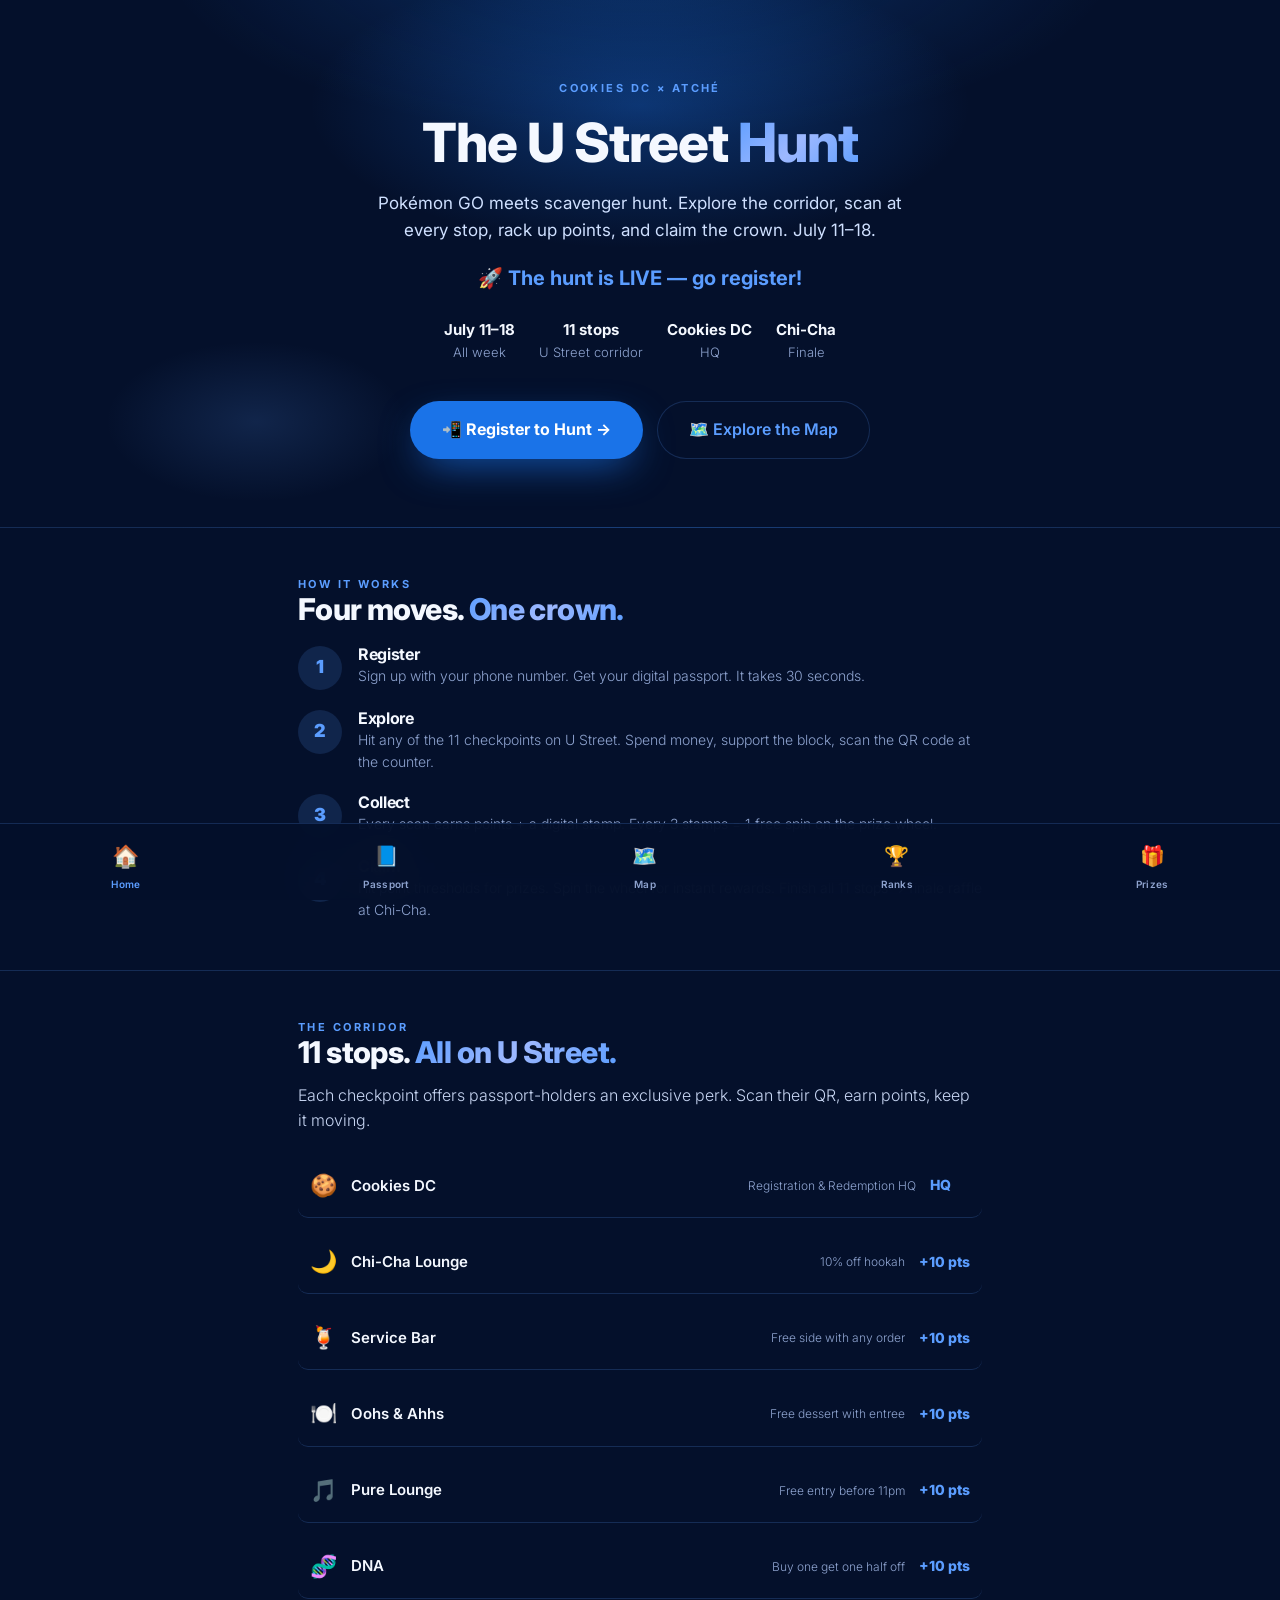
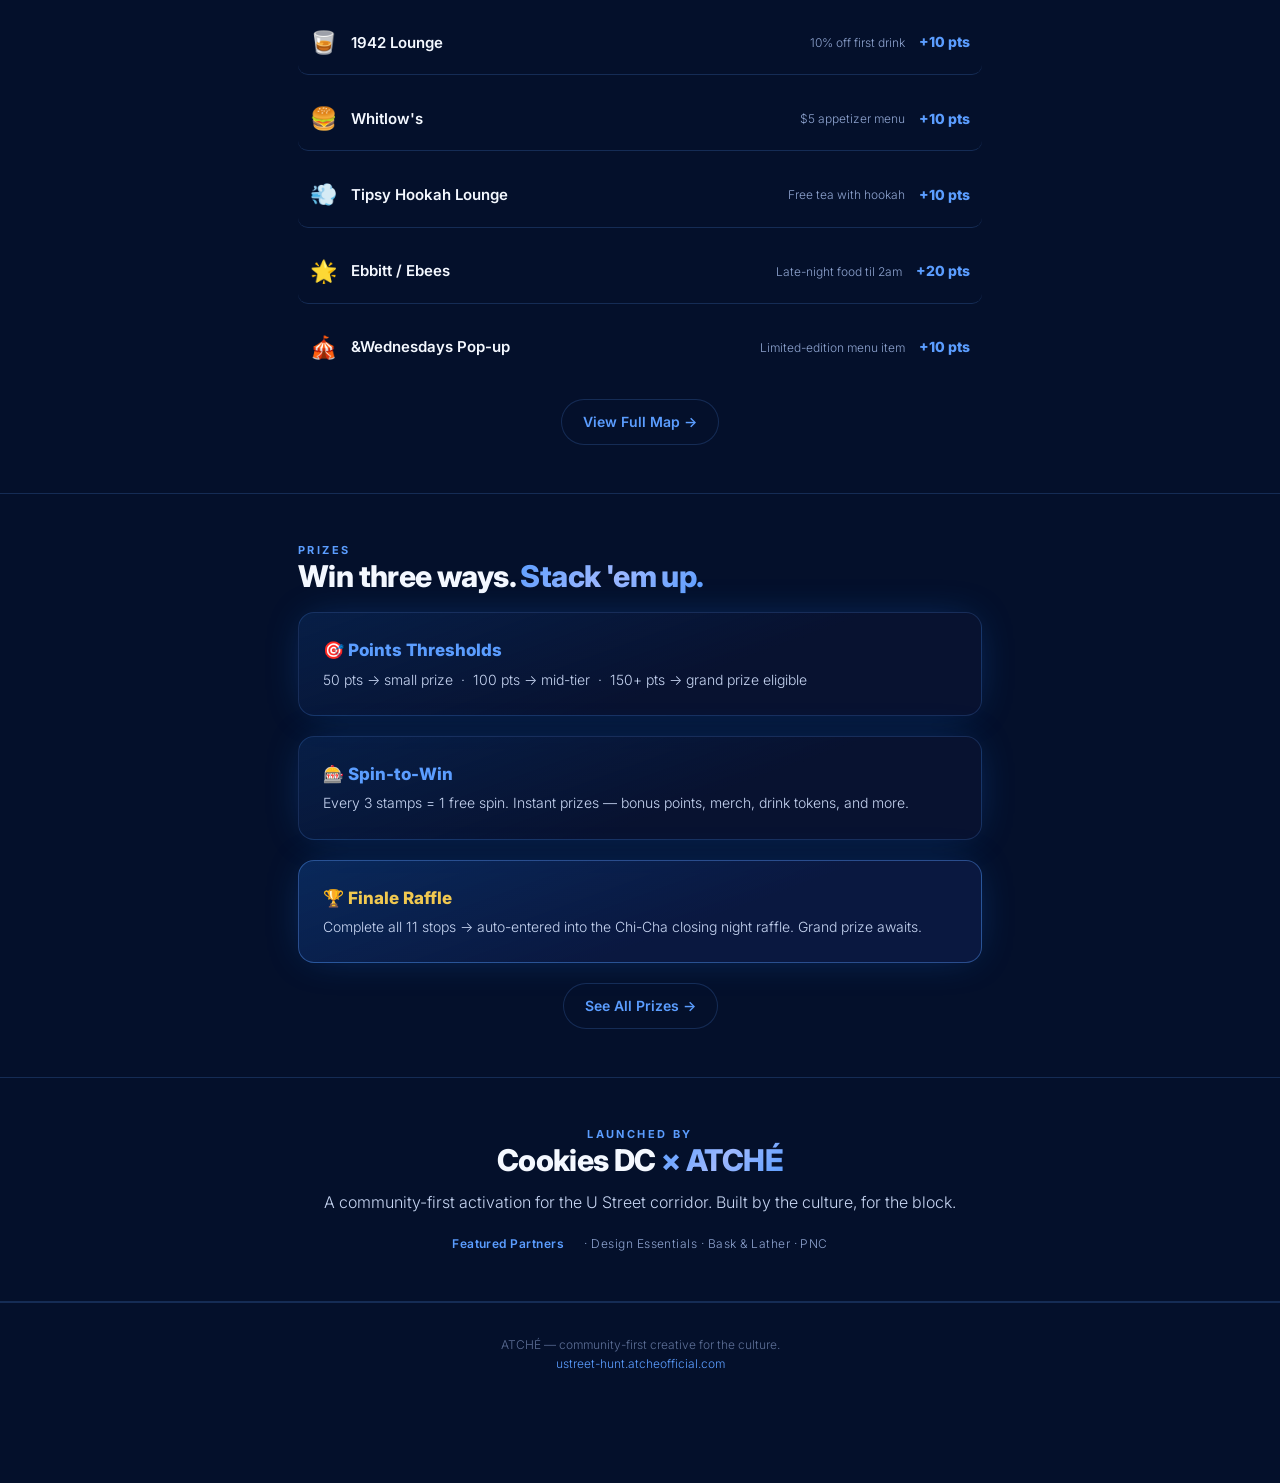
<file: index.html>
<!DOCTYPE html>
<html lang="en">
<head>
  <meta charset="UTF-8">
  <meta name="viewport" content="width=device-width, initial-scale=1.0, viewport-fit=cover">
  <title>U Street Hunt — Cookies DC</title>
  <meta name="description" content="Collect the corridor. Claim the crown. A week-long passport hunt across U Street, anchored at Cookies DC. July 11–18.">
  <meta property="og:type" content="website">
  <meta property="og:title" content="U Street Hunt — Cookies DC">
  <meta property="og:description" content="Pokémon GO × Scavenger Hunt for Cookies DC. Explore U Street, earn points, win prizes. July 11–18.">
  <meta property="og:url" content="https://ustreet-hunt.atcheofficial.com/">
  <meta name="twitter:card" content="summary_large_image">
  <meta name="apple-mobile-web-app-capable" content="yes">
  <meta name="apple-mobile-web-app-status-bar-style" content="black-translucent">
  <meta name="apple-mobile-web-app-title" content="U Street Hunt">
  <link rel="manifest" href="manifest.json">
  <link rel="apple-touch-icon" href="/icon-192.png">
  <link rel="preconnect" href="https://fonts.googleapis.com">
  <link rel="preconnect" href="https://fonts.gstatic.com" crossorigin>
  <link href="https://fonts.googleapis.com/css2?family=Inter:wght@300;400;500;600;700;800;900&display=swap" rel="stylesheet">
  <link rel="stylesheet" href="styles.css">
  <style>
    /* Page-specific */
    .hero-bg {
      position: absolute;
      inset: 0;
      background: radial-gradient(600px 260px at 50% 20%, rgba(26,115,232,.35), transparent 55%),
                  radial-gradient(300px 160px at 20% 80%, rgba(91,157,255,.15), transparent 50%);
      z-index: 0;
    }
    .hero .wrap { position: relative; z-index: 1; }
    .event-meta {
      display: flex;
      gap: 24px;
      flex-wrap: wrap;
      justify-content: center;
      margin-top: 24px;
      font-size: 13px;
      color: var(--muted);
    }
    .event-meta b { color: var(--white); display: block; font-size: 15px; }
    .cta-stack {
      display: flex;
      gap: 14px;
      flex-wrap: wrap;
      justify-content: center;
      margin-top: 38px;
    }
    .sponsor-strip {
      display: flex;
      gap: 20px;
      flex-wrap: wrap;
      justify-content: center;
      align-items: center;
      margin-top: 18px;
      font-size: 12px;
      color: var(--muted);
      letter-spacing: .04em;
    }
    .sponsor-strip span {
      color: var(--blue-bright);
      font-weight: 600;
    }
  </style>
</head>
<body>

<div class="hero">
  <div class="hero-bg"></div>
  <div class="wrap">
    <div class="eyebrow">COOKIES DC × ATCHÉ</div>
    <h1>The U Street <span class="grad">Hunt</span></h1>
    <p class="sub">Pokémon GO meets scavenger hunt. Explore the corridor, scan at every stop, rack up points, and claim the crown. July 11–18.</p>

    <div id="countdown-target" class="countdown mt-2">
      <div class="countdown-block"><div class="countdown-number" id="cd-days">00</div><div class="countdown-label">Days</div></div>
      <div class="countdown-block"><div class="countdown-number" id="cd-hours">00</div><div class="countdown-label">Hours</div></div>
      <div class="countdown-block"><div class="countdown-number" id="cd-mins">00</div><div class="countdown-label">Minutes</div></div>
      <div class="countdown-block"><div class="countdown-number" id="cd-secs">00</div><div class="countdown-label">Seconds</div></div>
    </div>
    <div id="launched-msg" class="hidden" style="font-weight:700;color:var(--blue-bright);font-size:20px;margin-top:18px;">🚀 The hunt is LIVE — go register!</div>

    <div class="event-meta">
      <div><b>July 11–18</b> All week</div>
      <div><b>11 stops</b> U Street corridor</div>
      <div><b>Cookies DC</b> HQ</div>
      <div><b>Chi-Cha</b> Finale</div>
    </div>

    <div class="cta-stack">
      <a href="register.html" class="btn">📲 Register to Hunt →</a>
      <a href="map.html" class="btn btn-ghost">🗺️ Explore the Map</a>
    </div>
    <div class="text-center mt-1">
      <button class="btn btn-ghost btn-small" onclick="promptInstall()" id="install-btn" style="display:none;">📱 Add to Home Screen</button>
    </div>
  </div>
</div>

<section>
  <div class="wrap">
    <div class="eyebrow">How It Works</div>
    <h2>Four moves. <span class="grad">One crown.</span></h2>
    <div class="steps mt-2">
      <div class="step">
        <div class="step-num">1</div>
        <div class="step-text">
          <h4>Register</h4>
          <p>Sign up with your phone number. Get your digital passport. It takes 30 seconds.</p>
        </div>
      </div>
      <div class="step">
        <div class="step-num">2</div>
        <div class="step-text">
          <h4>Explore</h4>
          <p>Hit any of the 11 checkpoints on U Street. Spend money, support the block, scan the QR code at the counter.</p>
        </div>
      </div>
      <div class="step">
        <div class="step-num">3</div>
        <div class="step-text">
          <h4>Collect</h4>
          <p>Every scan earns points + a digital stamp. Every 3 stamps = 1 free spin on the prize wheel.</p>
        </div>
      </div>
      <div class="step">
        <div class="step-num">4</div>
        <div class="step-text">
          <h4>Claim</h4>
          <p>Hit point thresholds for prizes. Spin the wheel for instant rewards. Finish all 11 stops → finale raffle at Chi-Cha.</p>
        </div>
      </div>
    </div>
  </div>
</section>

<section>
  <div class="wrap">
    <div class="eyebrow">The Corridor</div>
    <h2>11 stops. <span class="grad">All on U Street.</span></h2>
    <p style="margin-top:12px;">Each checkpoint offers passport-holders an exclusive perk. Scan their QR, earn points, keep it moving.</p>
    <div class="gap-1 mt-2" id="checkpoint-list">
      <!-- Populated by JS -->
    </div>
    <div class="text-center mt-2">
      <a href="map.html" class="btn btn-ghost btn-small">View Full Map →</a>
    </div>
  </div>
</section>

<section>
  <div class="wrap">
    <div class="eyebrow">Prizes</div>
    <h2>Win three ways. <span class="grad">Stack 'em up.</span></h2>
    <div class="gap-2 mt-2">
      <div class="card">
        <div style="font-weight:800;font-size:17px;color:var(--blue-bright);">🎯 Points Thresholds</div>
        <p style="margin-top:4px;font-size:14px;">50 pts → small prize &nbsp;·&nbsp; 100 pts → mid-tier &nbsp;·&nbsp; 150+ pts → grand prize eligible</p>
      </div>
      <div class="card">
        <div style="font-weight:800;font-size:17px;color:var(--blue-bright);">🎰 Spin-to-Win</div>
        <p style="margin-top:4px;font-size:14px;">Every 3 stamps = 1 free spin. Instant prizes — bonus points, merch, drink tokens, and more.</p>
      </div>
      <div class="card card-accent">
        <div style="font-weight:800;font-size:17px;color:#f0c850;">🏆 Finale Raffle</div>
        <p style="margin-top:4px;font-size:14px;">Complete all 11 stops → auto-entered into the Chi-Cha closing night raffle. Grand prize awaits.</p>
      </div>
    </div>
    <div class="text-center mt-2">
      <a href="prizes.html" class="btn btn-ghost btn-small">See All Prizes →</a>
    </div>
  </div>
</section>

<section>
  <div class="wrap text-center">
    <div class="eyebrow">Launched by</div>
    <h2>Cookies DC <span class="grad">× ATCHÉ</span></h2>
    <p>A community-first activation for the U Street corridor. Built by the culture, for the block.</p>
    <div class="sponsor-strip mt-2">
      <span>Featured Partners</span> · Design Essentials · Bask & Lather · PNC
    </div>
  </div>
</section>

<footer>
  <div class="wrap">
    ATCHÉ — community-first creative for the culture.<br>
    <span style="color:var(--blue-bright)">ustreet-hunt.atcheofficial.com</span>
  </div>
</footer>

<script src="app.js"></script>
<script>
  // Render checkpoint list
  const listEl = document.getElementById('checkpoint-list');
  CHECKPOINTS.forEach(cp => {
    const row = document.createElement('a');
    row.className = 'checkpoint-row';
    row.href = `checkpoint.html?id=${cp.id}`;
    row.innerHTML = `
      <span style="font-size:22px;">${cp.emoji}</span>
      <span class="checkpoint-name">${cp.name}</span>
      <span class="checkpoint-perk">${cp.perk}</span>
      <span class="checkpoint-pts">${cp.points > 0 ? '+' + cp.points + ' pts' : 'HQ'}</span>
    `;
    listEl.appendChild(row);
  });

  // Countdown
  function updateCountdown() {
    const parts = getCountdownParts();
    if (parts.launched) {
      document.getElementById('countdown-target').classList.add('hidden');
      document.getElementById('launched-msg').classList.remove('hidden');
      return;
    }
    document.getElementById('cd-days').textContent = String(parts.days).padStart(2, '0');
    document.getElementById('cd-hours').textContent = String(parts.hours).padStart(2, '0');
    document.getElementById('cd-mins').textContent = String(parts.minutes).padStart(2, '0');
    document.getElementById('cd-secs').textContent = String(parts.seconds).padStart(2, '0');
  }
  updateCountdown();
  setInterval(updateCountdown, 1000);
</script>

</body>
</html>
</file>
<file: styles.css>
:root {
  --navy: #04102b;
  --navy2: #0a1c41;
  --blue: #1a73e8;
  --blue-bright: #5b9dff;
  --ice: #cfe0ff;
  --line: rgba(91, 157, 255, .2);
  --white: #f4f8ff;
  --muted: #8ea3cf;
  --cookie-gradient: linear-gradient(135deg, #5b9dff, #9db8ff 50%, #5b9dff);
  --card-glow: 0 0 40px -12px rgba(26, 115, 232, .4);
  --radius: 16px;
  --radius-sm: 10px;
  --radius-pill: 100px;
  --font: 'Inter', -apple-system, BlinkMacSystemFont, sans-serif;
  --transition: .35s cubic-bezier(.16, 1, .3, 1);
}

* { box-sizing: border-box; margin: 0; padding: 0; }

html { scroll-behavior: smooth; }

body {
  background: var(--navy);
  color: var(--white);
  font-family: var(--font);
  font-weight: 300;
  line-height: 1.6;
  -webkit-font-smoothing: antialiased;
  min-height: 100svh;
  display: flex;
  flex-direction: column;
}

/* ── Typography ── */
h1, h2, h3, h4 {
  font-weight: 800;
  letter-spacing: -.02em;
  line-height: 1.08;
}

.grad {
  background: var(--cookie-gradient);
  -webkit-background-clip: text;
  background-clip: text;
  -webkit-text-fill-color: transparent;
}

.eyebrow {
  font-weight: 700;
  letter-spacing: .22em;
  text-transform: uppercase;
  font-size: 11px;
  color: var(--blue-bright);
}

/* ── Layout ── */
.wrap {
  max-width: 740px;
  margin: 0 auto;
  padding: 0 28px;
  width: 100%;
}

.page {
  flex: 1;
  display: flex;
  flex-direction: column;
}

/* ── Hero ── */
.hero {
  position: relative;
  overflow: hidden;
  padding: 80px 0 56px;
  border-bottom: 1px solid var(--line);
  background: radial-gradient(800px 320px at 50% -10%, rgba(26, 115, 232, .3), transparent 60%);
  text-align: center;
}

.hero h1 {
  font-size: clamp(34px, 6vw, 54px);
  margin: 16px 0 0;
}

.hero .sub {
  font-size: 17px;
  color: var(--ice);
  margin: 18px auto 0;
  max-width: 560px;
  font-weight: 400;
}

/* ── Cards ── */
.card {
  background: linear-gradient(160deg, rgba(26, 115, 232, .15), #081230 60%);
  border: 1px solid var(--line);
  border-radius: var(--radius);
  padding: 24px;
  box-shadow: var(--card-glow);
}

.card-accent {
  border-color: rgba(91, 157, 255, .4);
  background: linear-gradient(160deg, rgba(26, 115, 232, .25), #0a1840 60%);
}

/* ── Buttons ── */
.btn {
  display: inline-flex;
  align-items: center;
  justify-content: center;
  gap: 10px;
  background: var(--blue);
  color: #fff;
  font-weight: 700;
  font-size: 16px;
  font-family: var(--font);
  padding: 16px 32px;
  border-radius: var(--radius-pill);
  border: none;
  text-decoration: none;
  cursor: pointer;
  box-shadow: 0 14px 40px -12px rgba(26, 115, 232, .8);
  transition: transform var(--transition), box-shadow var(--transition);
  -webkit-tap-highlight-color: transparent;
}

.btn:hover { transform: translateY(-2px); box-shadow: 0 20px 50px -12px rgba(26, 115, 232, 1); }
.btn:active { transform: scale(.97); }

.btn-ghost {
  background: transparent;
  color: var(--blue-bright);
  box-shadow: inset 0 0 0 1px var(--line);
  font-weight: 600;
}

.btn-ghost:hover { background: rgba(91, 157, 255, .08); }

.btn-small {
  font-size: 14px;
  padding: 12px 22px;
}

.btn-block {
  width: 100%;
}

.btn:disabled {
  opacity: .45;
  pointer-events: none;
  box-shadow: none;
}

/* ── Badges ── */
.badge {
  display: inline-flex;
  align-items: center;
  gap: 6px;
  padding: 6px 14px;
  border-radius: var(--radius-pill);
  font-size: 12px;
  font-weight: 700;
  letter-spacing: .04em;
}

.badge-gold {
  background: linear-gradient(135deg, #f0c850, #e0a020);
  color: #1a0a00;
}

.badge-blue {
  background: rgba(26, 115, 232, .25);
  color: var(--blue-bright);
}

.badge-ice {
  background: rgba(207, 224, 255, .12);
  color: var(--ice);
}

/* ── Points Display ── */
.points-display {
  font-weight: 900;
  font-size: clamp(40px, 8vw, 56px);
  letter-spacing: -.03em;
}

.points-label {
  font-size: 13px;
  font-weight: 600;
  letter-spacing: .08em;
  text-transform: uppercase;
  color: var(--muted);
}

/* ── Stamp Grid ── */
.stamp-grid {
  display: grid;
  grid-template-columns: repeat(auto-fill, minmax(90px, 1fr));
  gap: 12px;
}

.stamp {
  aspect-ratio: 1;
  border-radius: var(--radius-sm);
  border: 2px dashed var(--line);
  display: flex;
  flex-direction: column;
  align-items: center;
  justify-content: center;
  gap: 6px;
  font-size: 10px;
  color: var(--muted);
  text-align: center;
  transition: all var(--transition);
  position: relative;
  overflow: hidden;
}

.stamp.earned {
  border-color: var(--blue-bright);
  background: rgba(91, 157, 255, .12);
  color: var(--white);
  border-style: solid;
  animation: stampPop .4s cubic-bezier(.16, 1, .3, 1);
}

.stamp.earned::after {
  content: "✓";
  position: absolute;
  bottom: 6px;
  right: 10px;
  font-size: 14px;
  color: var(--blue-bright);
  font-weight: 900;
}

.stamp .icon {
  font-size: 28px;
  transition: transform var(--transition);
}

.stamp.earned .icon {
  transform: scale(1.15);
}

@keyframes stampPop {
  0% { transform: scale(1); }
  40% { transform: scale(1.2); }
  100% { transform: scale(1); }
}

/* ── Leaderboard ── */
.lb-row {
  display: flex;
  align-items: center;
  gap: 14px;
  padding: 14px 16px;
  border-radius: var(--radius-sm);
  transition: background var(--transition);
}

.lb-row:nth-child(odd) { background: rgba(91, 157, 255, .04); }
.lb-row.you { background: rgba(26, 115, 232, .15); border: 1px solid rgba(91, 157, 255, .3); }

.lb-rank {
  font-weight: 900;
  font-size: 18px;
  min-width: 36px;
  text-align: center;
  color: var(--muted);
}

.lb-rank.top { color: var(--blue-bright); }
.lb-rank.gold { color: #f0c850; }

.lb-name {
  flex: 1;
  font-weight: 600;
  font-size: 15px;
  white-space: nowrap;
  overflow: hidden;
  text-overflow: ellipsis;
}

.lb-points {
  font-weight: 800;
  font-size: 16px;
  color: var(--blue-bright);
}

/* ── Spin Wheel ── */
.wheel-container {
  position: relative;
  width: 280px;
  height: 280px;
  margin: 0 auto;
}

.wheel-canvas {
  width: 100%;
  height: 100%;
  border-radius: 50%;
}

.wheel-spin-btn {
  position: absolute;
  top: 50%;
  left: 50%;
  transform: translate(-50%, -50%);
  width: 60px;
  height: 60px;
  border-radius: 50%;
  background: var(--blue);
  border: 3px solid var(--navy);
  color: #fff;
  font-weight: 900;
  font-size: 13px;
  cursor: pointer;
  box-shadow: 0 0 30px rgba(26, 115, 232, .6);
  transition: transform .2s;
  font-family: var(--font);
}

.wheel-spin-btn:active { transform: translate(-50%, -50%) scale(.9); }

.spin-count {
  text-align: center;
  font-size: 14px;
  color: var(--muted);
  margin-top: 14px;
}

.spin-count strong { color: var(--blue-bright); font-size: 20px; }

/* ── Prize Cards ── */
.prize-card {
  display: flex;
  align-items: center;
  gap: 16px;
  padding: 16px;
  border-radius: var(--radius-sm);
  border: 1px solid var(--line);
  transition: all var(--transition);
}

.prize-card.locked { opacity: .45; filter: grayscale(.6); }
.prize-card.unlocked { border-color: var(--blue-bright); background: rgba(91, 157, 255, .08); }

.prize-icon {
  font-size: 32px;
  flex-shrink: 0;
}

.prize-info { flex: 1; }

.prize-name {
  font-weight: 700;
  font-size: 15px;
}

.prize-sponsor {
  font-size: 12px;
  color: var(--muted);
  margin-top: 2px;
}

.prize-pts {
  font-size: 12px;
  color: var(--blue-bright);
  font-weight: 600;
  margin-top: 4px;
}

/* ── Map ── */
#map {
  width: 100%;
  height: 50svh;
  min-height: 360px;
  border-radius: var(--radius);
  border: 1px solid var(--line);
  overflow: hidden;
  background: var(--navy2);
}

.map-panel {
  margin-top: 16px;
}

/* ── QR Scanner ── */
#qr-reader {
  width: 100%;
  max-width: 320px;
  margin: 0 auto;
  border-radius: var(--radius);
  overflow: hidden;
  border: 1px solid var(--line);
}

#qr-reader video { width: 100%; border-radius: var(--radius); }

/* ── Confetti ── */
.confetti-container {
  position: fixed;
  inset: 0;
  pointer-events: none;
  z-index: 9999;
}

.confetti-piece {
  position: absolute;
  width: 10px;
  height: 10px;
  border-radius: 2px;
  animation: confettiFall 1.5s cubic-bezier(.22, .61, .36, 1) forwards;
}

@keyframes confettiFall {
  0% { transform: translateY(-10vh) rotate(0deg); opacity: 1; }
  100% { transform: translateY(110vh) rotate(720deg); opacity: 0; }
}

/* ── Bottom Nav ── */
.bottom-nav {
  position: sticky;
  bottom: 0;
  background: rgba(4, 16, 43, .92);
  backdrop-filter: blur(20px);
  -webkit-backdrop-filter: blur(20px);
  border-top: 1px solid var(--line);
  display: flex;
  justify-content: space-around;
  padding: 8px 0 env(safe-area-inset-bottom, 8px);
  z-index: 100;
}

.nav-item {
  display: flex;
  flex-direction: column;
  align-items: center;
  gap: 4px;
  padding: 8px 16px;
  color: var(--muted);
  text-decoration: none;
  font-size: 10px;
  font-weight: 600;
  letter-spacing: .03em;
  transition: color var(--transition);
  -webkit-tap-highlight-color: transparent;
}

.nav-item.active { color: var(--blue-bright); }

.nav-item .nav-icon {
  font-size: 20px;
  transition: transform var(--transition);
}

.nav-item.active .nav-icon { transform: scale(1.1); }

/* ── Auth / Forms ── */
.input-group {
  display: flex;
  flex-direction: column;
  gap: 8px;
}

.input-group label {
  font-weight: 600;
  font-size: 13px;
  letter-spacing: .03em;
  color: var(--ice);
}

.input-group input, .input-group select {
  background: rgba(255, 255, 255, .06);
  border: 1px solid var(--line);
  border-radius: var(--radius-sm);
  color: var(--white);
  font-family: var(--font);
  font-size: 16px;
  padding: 14px 16px;
  outline: none;
  transition: border-color var(--transition);
}

.input-group input:focus {
  border-color: var(--blue-bright);
  box-shadow: 0 0 0 3px rgba(91, 157, 255, .15);
}

.input-group input::placeholder { color: var(--muted); }

/* ── Toast ── */
.toast {
  position: fixed;
  top: 20px;
  left: 50%;
  transform: translateX(-50%);
  background: var(--blue);
  color: #fff;
  padding: 14px 24px;
  border-radius: var(--radius-pill);
  font-weight: 600;
  font-size: 14px;
  z-index: 9999;
  animation: toastIn .3s cubic-bezier(.16, 1, .3, 1), toastOut .3s 2.5s cubic-bezier(.16, 1, .3, 1) forwards;
  box-shadow: 0 12px 40px rgba(26, 115, 232, .5);
}

.toast.error { background: #e04040; box-shadow: 0 12px 40px rgba(224, 64, 64, .5); }

@keyframes toastIn { from { opacity: 0; transform: translateX(-50%) translateY(-20px); } }
@keyframes toastOut { to { opacity: 0; transform: translateX(-50%) translateY(-20px); } }

/* ── Countdown ── */
.countdown {
  display: flex;
  gap: 12px;
  justify-content: center;
  flex-wrap: wrap;
}

.countdown-block {
  text-align: center;
  min-width: 60px;
}

.countdown-number {
  font-weight: 900;
  font-size: clamp(36px, 8vw, 52px);
  color: var(--blue-bright);
  line-height: 1;
}

.countdown-label {
  font-size: 11px;
  font-weight: 600;
  letter-spacing: .08em;
  text-transform: uppercase;
  color: var(--muted);
  margin-top: 6px;
}

/* ── Section ── */
section {
  padding: 48px 0;
  border-bottom: 1px solid var(--line);
}

section h2 {
  font-size: clamp(22px, 4vw, 30px);
  margin-bottom: 14px;
}

section p {
  color: #c7d5f2;
  margin-top: 10px;
}

/* ── How It Works Steps ── */
.steps {
  display: grid;
  gap: 20px;
}

.step {
  display: flex;
  gap: 16px;
  align-items: flex-start;
}

.step-num {
  flex-shrink: 0;
  width: 44px;
  height: 44px;
  border-radius: 50%;
  background: rgba(91, 157, 255, .15);
  display: flex;
  align-items: center;
  justify-content: center;
  font-weight: 900;
  font-size: 18px;
  color: var(--blue-bright);
}

.step-text h4 {
  font-weight: 700;
  font-size: 16px;
  margin-bottom: 2px;
}

.step-text p {
  font-size: 14px;
  color: var(--muted);
  margin-top: 0;
}

/* ── Checkpoint list ── */
.checkpoint-row {
  display: flex;
  align-items: center;
  gap: 14px;
  padding: 14px 0;
  border-bottom: 1px solid var(--line);
  text-decoration: none;
  color: inherit;
  transition: background var(--transition);
  border-radius: var(--radius-sm);
  padding-left: 12px;
  padding-right: 12px;
}

.checkpoint-row:last-child { border-bottom: none; }
.checkpoint-row:hover { background: rgba(91, 157, 255, .04); }

.checkpoint-pts {
  font-weight: 800;
  font-size: 14px;
  color: var(--blue-bright);
  min-width: 40px;
}

.checkpoint-name {
  flex: 1;
  font-weight: 600;
  font-size: 15px;
}

.checkpoint-perk {
  font-size: 12px;
  color: var(--muted);
}

/* ── Footer ── */
footer {
  text-align: center;
  color: #5d6f97;
  font-size: 12px;
  padding: 32px 0;
  border-top: 1px solid var(--line);
}

/* ── Utilities ── */
.text-center { text-align: center; }
.mt-1 { margin-top: 12px; }
.mt-2 { margin-top: 20px; }
.mt-3 { margin-top: 32px; }
.mb-1 { margin-bottom: 12px; }
.mb-2 { margin-bottom: 20px; }
.gap-1 { display: flex; flex-direction: column; gap: 12px; }
.gap-2 { display: flex; flex-direction: column; gap: 20px; }
.flex-row { display: flex; gap: 12px; flex-wrap: wrap; align-items: center; }
.hidden { display: none !important; }

@media (max-width: 500px) {
  .hero { padding: 50px 0 36px; }
  section { padding: 36px 0; }
  .bottom-nav { padding: 6px 0 env(safe-area-inset-bottom, 6px); }
  .nav-item { padding: 6px 10px; font-size: 9px; }
  .nav-item .nav-icon { font-size: 18px; }
}
</file>
